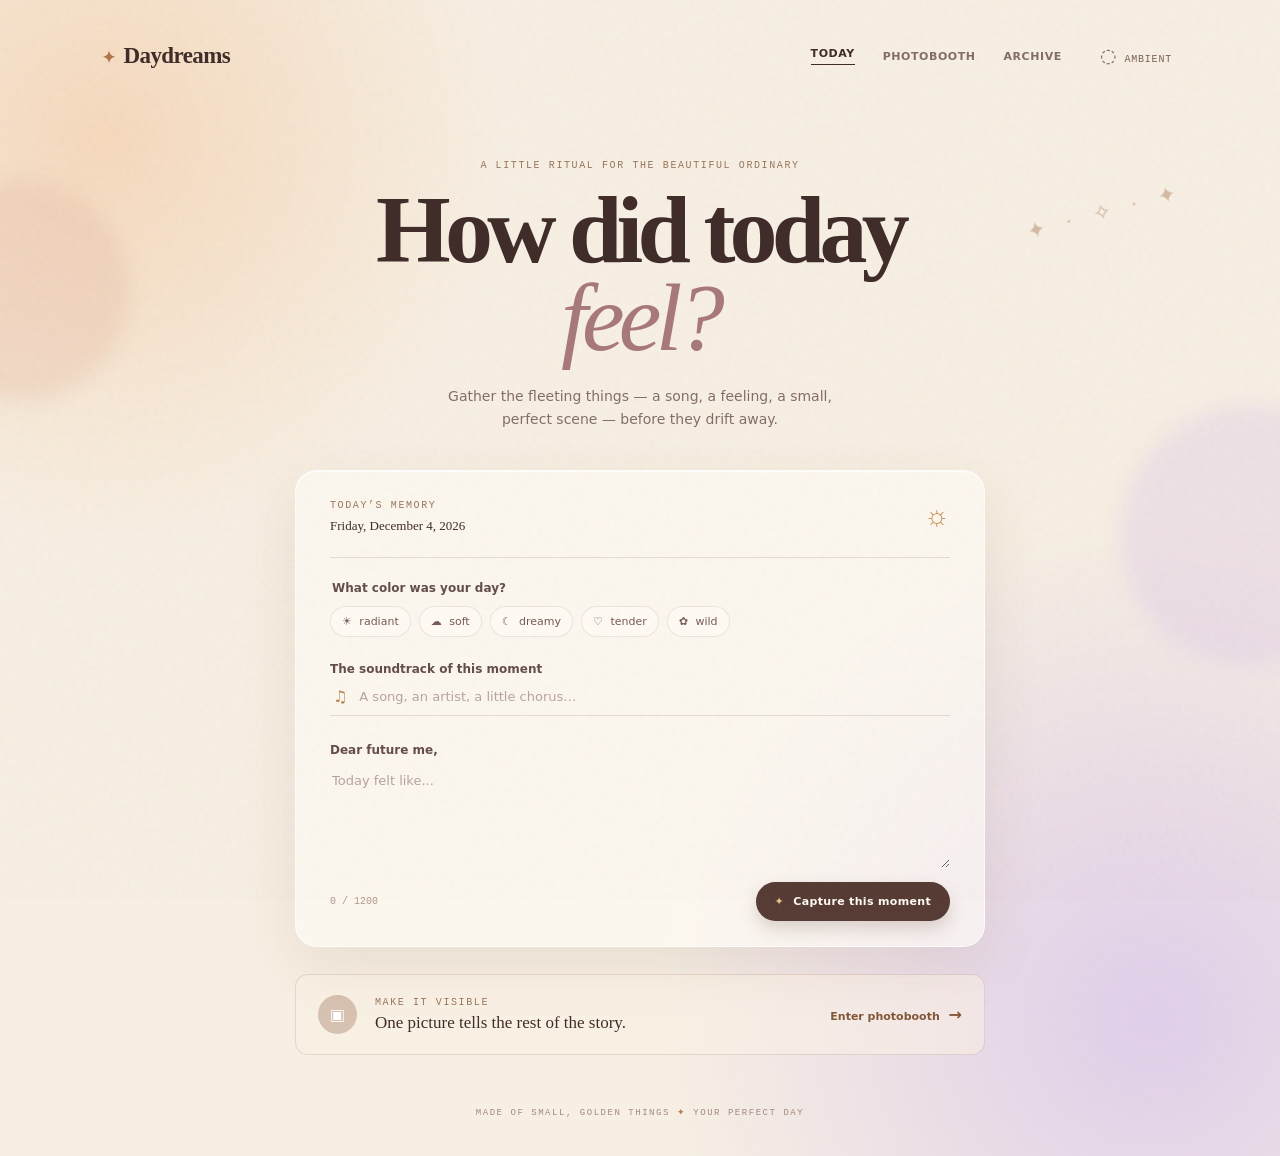
<file: index.html>
<!DOCTYPE html>
<html lang="en">
<head>
  <meta charset="UTF-8" /><meta name="viewport" content="width=device-width, initial-scale=1.0" />
  <meta name="theme-color" content="#efe3d0" /><title>Daydreams — Capture Your Perfect Day</title>
  <link rel="stylesheet" href="style.css" />
  <link rel="stylesheet" href="style-overrides.css" />
</head>
<body class="home-page">
  <div class="grain"></div><div class="orb orb-one"></div><div class="orb orb-two"></div><div class="floating-stars" aria-hidden="true">✦　·　✧　·　✦</div>
  <main class="shell fade-up">
    <nav class="topbar"><a class="brand" href="index.html"><span class="brand-spark">✦</span> Daydreams</a><div class="nav-links"><a class="active" href="index.html">Today</a><a href="photobooth.html">Photobooth</a><a href="archive.html">Archive <span class="archive-count"></span></a></div><button class="sound-toggle" aria-label="Toggle ambient sound" title="Toggle ambient sound">◌ <span>ambient</span></button></nav>
    <section class="hero"><p class="eyebrow">A little ritual for the beautiful ordinary</p><h1>How did today<br><em>feel?</em></h1><p class="hero-copy">Gather the fleeting things — a song, a feeling, a small, perfect scene — before they drift away.</p></section>
    <section class="journal-card" aria-label="Today's diary entry">
      <div class="journal-head"><div><p class="eyebrow">Today’s memory</p><p class="date-line" id="todayDate"></p></div><span class="sun-icon">☼</span></div>
      <div class="divider"></div>
      <fieldset class="mood-section"><legend>What color was your day?</legend><div class="moods" id="moodOptions"><button type="button" data-mood="radiant" data-emoji="☀️"><span>☀️</span> radiant</button><button type="button" data-mood="soft" data-emoji="☁️"><span>☁️</span> soft</button><button type="button" data-mood="dreamy" data-emoji="☾"><span>☾</span> dreamy</button><button type="button" data-mood="tender" data-emoji="♡"><span>♡</span> tender</button><button type="button" data-mood="wild" data-emoji="✿"><span>✿</span> wild</button></div></fieldset>
      <label class="field-label" for="song">The soundtrack of this moment</label><div class="song-field"><span>♫</span><input id="song" maxlength="100" placeholder="A song, an artist, a little chorus…" /></div>
      <label class="field-label" for="diary">Dear future me,</label><textarea id="diary" maxlength="1200" placeholder="Today felt like..."></textarea><div class="entry-foot"><span id="wordCount">0 / 1200</span><button class="capture-btn" id="captureEntry"><span>✦</span> Capture this moment</button></div>
    </section>
    <aside class="photo-prompt"><div class="prompt-icon">▣</div><div><p class="eyebrow">Make it visible</p><h2>One picture tells the rest of the story.</h2></div><a href="photobooth.html">Enter photobooth <span>→</span></a></aside>
    <p class="footer-note">MADE OF SMALL, GOLDEN THINGS <span>✦</span> YOUR PERFECT DAY</p>
  </main><div class="toast" id="toast" role="status"></div><script src="script.js"></script>
</body></html>
</file>
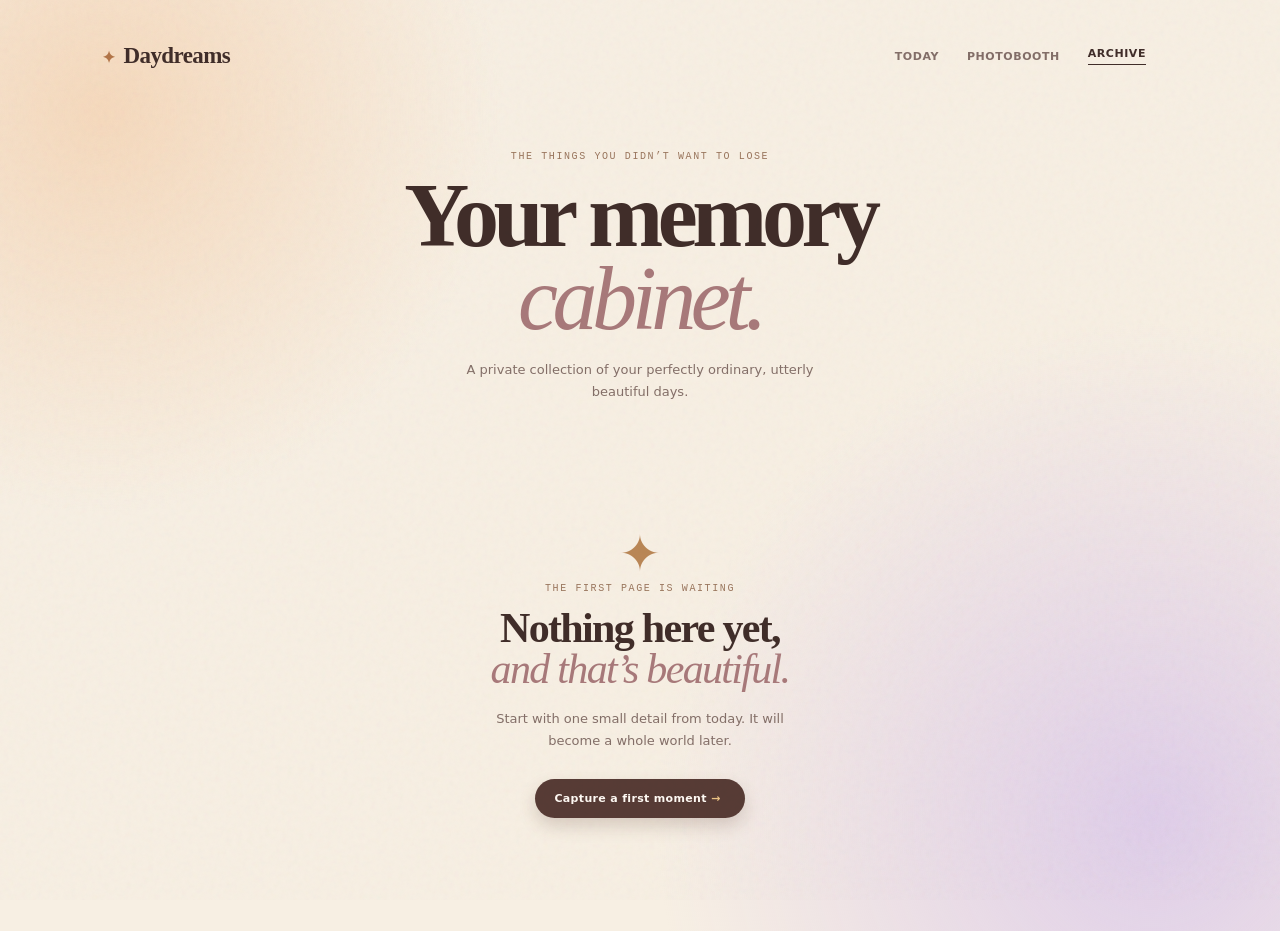
<file: archive.html>
<!DOCTYPE html><html lang="en"><head><meta charset="UTF-8"/><meta name="viewport" content="width=device-width,initial-scale=1.0"/><title>Memory Archive — Daydreams</title><link rel="stylesheet" href="style.css"/><link rel="stylesheet" href="style-overrides.css"/></head>
<body class="archive-page"><div class="grain"></div><div class="orb orb-three"></div><main class="shell fade-up"><nav class="topbar"><a class="brand" href="index.html"><span class="brand-spark">✦</span> Daydreams</a><div class="nav-links"><a href="index.html">Today</a><a href="photobooth.html">Photobooth</a><a class="active" href="archive.html">Archive <span class="archive-count"></span></a></div></nav><header class="archive-hero"><p class="eyebrow">THE THINGS YOU DIDN’T WANT TO LOSE</p><h1>Your memory<br><em>cabinet.</em></h1><p id="archiveDescription">A private collection of your perfectly ordinary, utterly beautiful days.</p></header><section id="memoryGrid" class="memory-grid"></section><section id="emptyArchive" class="empty-archive"><div class="empty-spark">✦</div><p class="eyebrow">THE FIRST PAGE IS WAITING</p><h2>Nothing here yet,<br><em>and that’s beautiful.</em></h2><p>Start with one small detail from today. It will become a whole world later.</p><a class="capture-btn" href="index.html">Capture a first moment <span>→</span></a></section></main><div class="memory-modal" id="memoryModal"><button class="modal-close" aria-label="Close">×</button><div id="modalContent"></div></div><script src="script.js"></script></body></html>
</file>
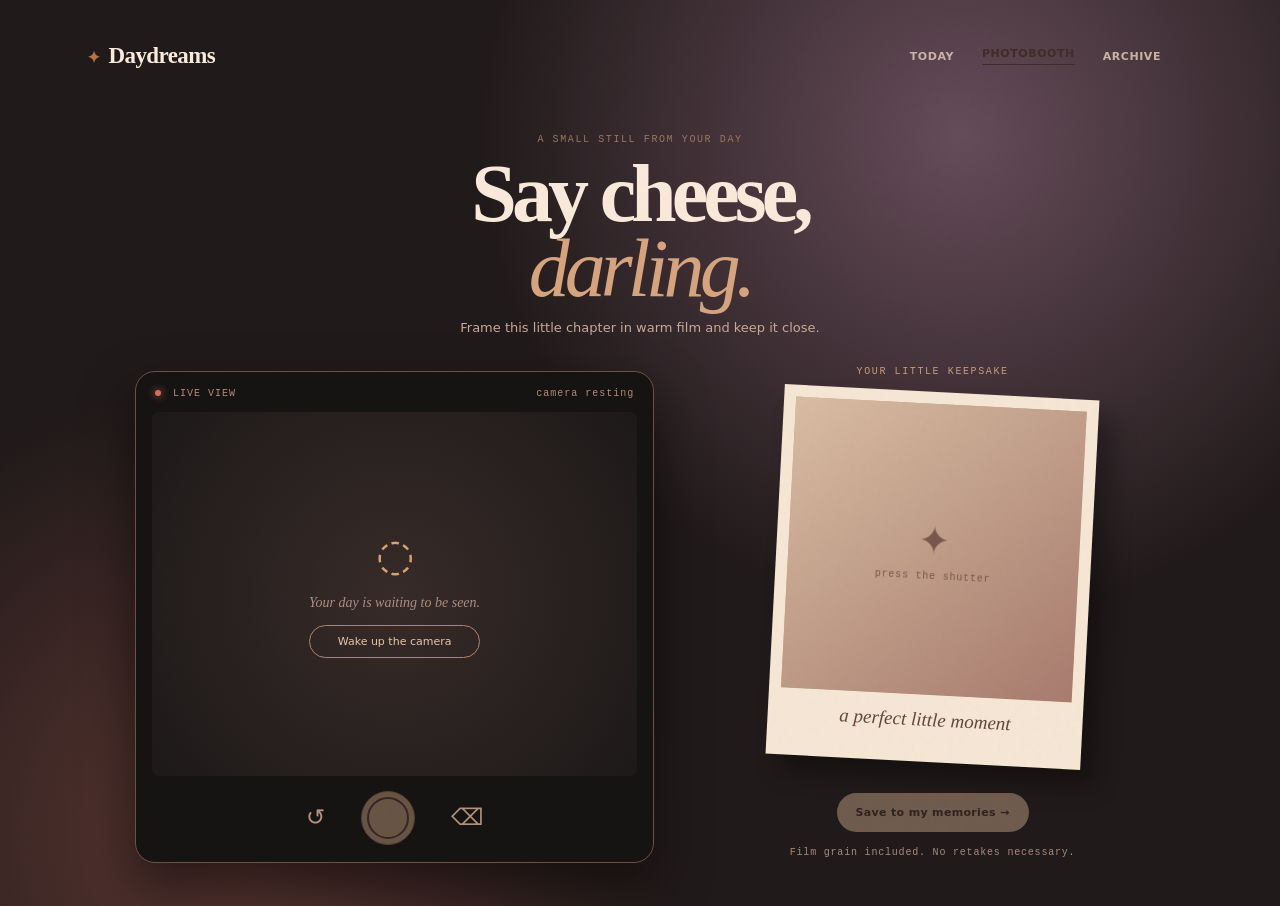
<file: photobooth.html>
<!DOCTYPE html><html lang="en"><head><meta charset="UTF-8"/><meta name="viewport" content="width=device-width,initial-scale=1.0"/><title>Photobooth — Daydreams</title><link rel="stylesheet" href="style.css"/><link rel="stylesheet" href="style-overrides.css"/></head>
<body class="booth-page"><div class="grain"></div><main class="shell fade-up"><nav class="topbar"><a class="brand light" href="index.html"><span class="brand-spark">✦</span> Daydreams</a><div class="nav-links light-links"><a href="index.html">Today</a><a class="active" href="photobooth.html">Photobooth</a><a href="archive.html">Archive <span class="archive-count"></span></a></div></nav><section class="booth-intro"><p class="eyebrow">A SMALL STILL FROM YOUR DAY</p><h1>Say cheese,<br><em>darling.</em></h1><p>Frame this little chapter in warm film and keep it close.</p></section><section class="camera-layout"><div class="camera-shell"><div class="camera-top"><span><i></i> LIVE VIEW</span><span id="cameraStatus">camera resting</span></div><div class="camera-stage"><video id="camera" autoplay playsinline muted></video><canvas id="photoCanvas"></canvas><div class="camera-empty" id="cameraEmpty"><span>◌</span><p>Your day is waiting to be seen.</p><button id="startCamera">Wake up the camera</button></div><div class="viewfinder"></div></div><div class="camera-controls"><button class="small-action" id="flipCamera" title="Switch camera">↺</button><button class="shutter" id="capturePhoto" disabled aria-label="Capture photo"><span></span></button><button class="small-action" id="clearPhoto" title="Clear photo">⌫</button></div></div><aside class="polaroid-wrap"><p class="eyebrow">YOUR LITTLE KEEPSAKE</p><div class="polaroid" id="polaroid"><div class="polaroid-image"><img id="photoOutput" alt="Your captured memory"/><div class="polaroid-placeholder">✦<small>press the shutter</small></div></div><div class="polaroid-caption" contenteditable="true" role="textbox" aria-label="Photo caption">a perfect little moment</div></div><button id="savePhoto" class="save-photo" disabled>Save to my memories <span>→</span></button><p class="booth-tip">Film grain included. No retakes necessary.</p></aside></section></main><div class="toast" id="toast" role="status"></div><script src="script.js"></script></body></html>
</file>
<file: style.css>
:root{--ink:#402d29;--muted:#846f68;--paper:#f7efe3;--cream:#fffaf1;--gold:#bd8a54;--line:rgba(91,62,50,.14);--serif:'Playfair Display',Georgia,serif;--sans:'Plus Jakarta Sans',sans-serif;--mono:'DM Mono',monospace}*{box-sizing:border-box}html{min-height:100%;background:#f7efe3}body{margin:0;min-height:100vh;color:var(--ink);font-family:var(--sans);background:radial-gradient(circle at 8% 12%,#f5d9bd 0,transparent 25rem),radial-gradient(circle at 90% 88%,#dfcee9 0,transparent 31rem),var(--paper);overflow-x:hidden}.grain{position:fixed;inset:0;opacity:.16;pointer-events:none;z-index:10;background-image:url("data:image/svg+xml,%3Csvg viewBox='0 0 180 180' xmlns='http://www.w3.org/2000/svg'%3E%3Cfilter id='n'%3E%3CfeTurbulence type='fractalNoise' baseFrequency='.9' numOctaves='4' stitchTiles='stitch'/%3E%3C/filter%3E%3Crect width='100%25' height='100%25' filter='url(%23n)' opacity='.28'/%3E%3C/svg%3E");mix-blend-mode:multiply}.shell{max-width:1160px;margin:auto;padding:25px 42px 38px;position:relative;z-index:1}.topbar{height:62px;display:flex;align-items:center;justify-content:space-between}.brand{font:600 23px var(--serif);color:var(--ink);text-decoration:none;letter-spacing:-.6px}.brand-spark{color:#b37548;font-size:16px;margin-right:4px}.nav-links{display:flex;gap:28px;align-items:center;margin-left:auto;margin-right:32px}.nav-links a{font-size:11px;font-weight:700;letter-spacing:.05em;text-transform:uppercase;text-decoration:none;color:#836e68;transition:.2s}.nav-links a:hover,.nav-links a.active{color:var(--ink)}.nav-links .active{border-bottom:1px solid var(--ink);padding-bottom:4px}.archive-count{font:10px var(--mono);background:#e4c6a2;border-radius:50%;padding:2px 5px;color:#684a3a}.sound-toggle{border:0;background:transparent;color:#7b6159;font:10px var(--mono);letter-spacing:.08em;text-transform:uppercase;cursor:pointer}.sound-toggle:first-letter{font-size:19px}.sound-toggle.playing{color:#9a613d}.eyebrow{font:500 10px var(--mono);letter-spacing:.16em;color:#9a765d;margin:0;text-transform:uppercase}.hero{text-align:center;max-width:650px;margin:73px auto 38px}.hero h1,.booth-intro h1,.archive-hero h1{font:600 clamp(58px,8vw,96px)/.92 var(--serif);letter-spacing:-.06em;margin:15px 0 22px}.hero h1 em,.booth-intro h1 em,.archive-hero h1 em,.empty-archive h2 em{font-weight:500;color:#a8797a}.hero-copy{max-width:400px;margin:auto;line-height:1.7;color:var(--muted);font-size:14px}.journal-card{max-width:690px;margin:auto;padding:29px 34px 25px;border-radius:22px;border:1px solid rgba(255,255,255,.75);background:rgba(255,252,246,.62);box-shadow:0 20px 55px rgba(105,72,48,.1),inset 0 1px rgba(255,255,255,.8);backdrop-filter:blur(16px)}.journal-head{display:flex;justify-content:space-between}.date-line{font:500 13px var(--serif);margin:7px 0 0}.sun-icon{font:28px var(--serif);color:#c28d4c}.divider{height:1px;background:var(--line);margin:23px 0}.mood-section{border:0;padding:0;margin:0 0 25px}.mood-section legend,.field-label{display:block;font-size:12px;font-weight:600;margin-bottom:11px;color:#644e49}.moods{display:flex;gap:8px;flex-wrap:wrap}.moods button{padding:8px 11px;border:1px solid rgba(109,77,64,.12);border-radius:30px;background:#fffaf3;color:#765b55;font:500 11px var(--sans);cursor:pointer;transition:.22s}.moods button span{margin-right:4px}.moods button:hover,.moods button.selected{background:#ead6bb;border-color:#b98958;color:#4d3832;box-shadow:0 4px 12px #cba77b44;transform:translateY(-1px)}.song-field{display:flex;align-items:center;gap:10px;border-bottom:1px solid var(--line);margin-bottom:27px;padding:0 3px 9px;color:#b88750}.song-field input,textarea{width:100%;border:0;background:transparent;font:13px var(--sans);outline:none;color:var(--ink)}input::placeholder,textarea::placeholder{color:#b8a49b}textarea{height:100px;resize:vertical;line-height:1.65}.entry-foot{display:flex;justify-content:space-between;align-items:center;margin-top:10px}.entry-foot>span{font:10px var(--mono);color:#b1988c}.capture-btn,.save-photo{border:0;border-radius:30px;padding:13px 19px;background:#573b35;color:#fffaf4;font:600 11px var(--sans);letter-spacing:.03em;cursor:pointer;box-shadow:0 8px 17px #593b3333;transition:.25s;text-decoration:none;display:inline-block}.capture-btn:hover,.save-photo:hover{transform:translateY(-2px) scale(1.015);box-shadow:0 12px 22px #593b3347}.capture-btn span{color:#ecc485;margin-right:5px}.photo-prompt{display:flex;align-items:center;gap:18px;max-width:690px;margin:27px auto 0;padding:20px 22px;border:1px solid var(--line);background:rgba(251,242,229,.52);border-radius:13px}.prompt-icon{height:39px;width:39px;border-radius:50%;display:grid;place-items:center;background:#d7c1b1;color:#fff}.photo-prompt h2{font:500 17px var(--serif);margin:5px 0 0}.photo-prompt a{margin-left:auto;white-space:nowrap;font-size:11px;color:#825637;text-decoration:none;font-weight:700}.photo-prompt a span{margin-left:5px;font-size:16px}.footer-note{text-align:center;margin:52px 0 0;font:9px var(--mono);letter-spacing:.17em;color:#a28a7e}.footer-note span{color:#b47e4a}.fade-up{animation:fadeUp .75s ease both}@keyframes fadeUp{from{opacity:0;transform:translateY(12px)}to{opacity:1;transform:none}}.orb{position:fixed;border-radius:50%;filter:blur(10px);opacity:.32;animation:drift 15s ease-in-out infinite alternate;pointer-events:none}.orb-one{width:220px;height:220px;background:#e5bba4;top:20%;left:-90px}.orb-two{width:260px;height:260px;background:#d9c5ea;right:-100px;top:45%;animation-delay:-5s}@keyframes drift{to{transform:translate(35px,-25px) scale(1.1)}}.floating-stars{position:fixed;right:8%;top:22%;font:22px var(--serif);color:#bb9778;opacity:.6;transform:rotate(-15deg)}.toast{position:fixed;z-index:30;left:50%;bottom:24px;transform:translate(-50%,20px);padding:12px 18px;border-radius:30px;background:#543934;color:#fff;font-size:12px;opacity:0;transition:.3s;pointer-events:none;box-shadow:0 8px 24px #33201f44}.toast.show{opacity:1;transform:translate(-50%,0)}
/* photobooth */.booth-page{background:radial-gradient(circle at 75% 15%,#664c59 0,transparent 30rem),radial-gradient(circle at 18% 92%,#5b3631 0,transparent 28rem),#211a1a;color:#f8eadd}.booth-page .shell{max-width:1190px}.light{color:#fbecdd}.light-links a{color:#cbb4a4}.light-links a:hover,.light-links .active{color:#fff0df}.booth-intro{text-align:center;margin:47px auto 31px}.booth-intro h1{font-size:clamp(53px,7vw,82px);margin:11px 0 13px;color:#faeadb}.booth-intro h1 em{color:#d7a47d}.booth-intro>p:last-child{font-size:13px;color:#c9aa9b}.camera-layout{display:grid;grid-template-columns:1.1fr .9fr;gap:66px;align-items:center;max-width:1010px;margin:auto}.camera-shell{background:#161313;border:1px solid #6e5047;border-radius:20px;padding:16px;box-shadow:0 25px 52px #0008}.camera-top{display:flex;justify-content:space-between;font:10px var(--mono);letter-spacing:.1em;color:#b48a77;padding:0 3px 13px}.camera-top i{display:inline-block;width:6px;height:6px;background:#d56f5d;border-radius:50%;box-shadow:0 0 8px #d56f5d;margin-right:5px}.camera-stage{position:relative;aspect-ratio:4/3;overflow:hidden;border-radius:8px;background:#29201f}.camera-stage video,.camera-stage canvas{width:100%;height:100%;object-fit:cover;filter:sepia(.28) saturate(.8) contrast(.95)}.camera-stage canvas{display:none}.camera-empty{position:absolute;inset:0;display:grid;place-content:center;text-align:center;color:#ad8e80;background:radial-gradient(circle,#372b29,#1d1919);z-index:2}.camera-empty span{font:44px var(--serif);color:#d6a471}.camera-empty p{font:14px var(--serif);font-style:italic}.camera-empty button{border:1px solid #b78360;background:transparent;color:#e8c7ab;border-radius:20px;padding:9px 15px;font:11px var(--sans);cursor:pointer}.viewfinder{position:absolute;inset:18px;border:1px solid #efd6bb42;pointer-events:none;z-index:1}.camera-controls{display:flex;align-items:center;justify-content:center;gap:30px;padding:15px 0 1px}.shutter{width:54px;height:54px;border-radius:50%;border:1px solid #b98368;background:#e1b78e;padding:5px;cursor:pointer;transition:.2s}.shutter:disabled{opacity:.4}.shutter:hover:not(:disabled){transform:scale(1.08)}.shutter span{display:block;width:100%;height:100%;border-radius:50%;border:2px solid #65433c}.small-action{background:transparent;border:0;color:#b6927e;font-size:23px;cursor:pointer}.polaroid-wrap{text-align:center}.polaroid-wrap>.eyebrow{color:#c89b79;margin-bottom:15px}.polaroid{width:min(100%,315px);background:#f6e7d5;padding:12px 12px 29px;margin:auto;box-shadow:15px 17px 24px #0005;transform:rotate(3deg);transition:.3s}.polaroid:hover{transform:rotate(0deg) translateY(-4px)}.polaroid-image{aspect-ratio:1;position:relative;background:#c5a897;overflow:hidden}.polaroid-image img{width:100%;height:100%;object-fit:cover;display:none;filter:sepia(.37) contrast(.9) saturate(.8)}.polaroid-placeholder{position:absolute;inset:0;display:grid;place-content:center;color:#79584b;font:39px var(--serif);background:linear-gradient(140deg,#d9bda4,#a87c6e)}.polaroid-placeholder small{font:10px var(--mono);letter-spacing:.08em;display:block;margin-top:8px}.polaroid-caption{color:#62473c;font:italic 19px var(--serif);outline:none;min-height:24px;margin-top:14px}.save-photo{margin-top:31px;background:#e3c09c;color:#47302c;box-shadow:none}.save-photo:disabled{opacity:.4;cursor:not-allowed}.booth-tip{font:10px var(--mono);letter-spacing:.08em;color:#ab8a7a;margin-top:15px}
/* archive */.archive-hero{text-align:center;margin:64px 0 47px}.archive-hero h1{font-size:clamp(55px,7.7vw,90px);margin:13px 0 18px}.archive-hero>p:last-child{max-width:390px;font-size:13px;line-height:1.7;margin:auto;color:var(--muted)}.memory-grid{display:grid;grid-template-columns:repeat(3,1fr);gap:23px;align-items:start}.memory-card{position:relative;border-radius:15px;padding:16px;background:rgba(255,250,242,.77);box-shadow:0 13px 30px #74554518;border:1px solid #fff;cursor:pointer;transition:.28s;overflow:hidden}.memory-card:hover{transform:translateY(-7px) rotate(0deg)!important;box-shadow:0 23px 38px #74554530}.memory-card:nth-child(3n+1){transform:rotate(-1.2deg)}.memory-card:nth-child(3n+2){transform:rotate(1.3deg)}.memory-card:nth-child(3n+3){transform:rotate(-.5deg)}.memory-photo{width:100%;aspect-ratio:1.15;object-fit:cover;border-radius:8px;filter:sepia(.18) saturate(.85)}.memory-card .memory-photo:only-child{margin-bottom:0}.memory-meta{display:flex;justify-content:space-between;align-items:center;font:10px var(--mono);letter-spacing:.06em;color:#9c7e6c;margin-top:15px}.memory-mood{font-size:18px}.memory-song{margin:11px 0 7px;font:italic 19px var(--serif);color:#6f4e43}.memory-text{font-size:12px;line-height:1.65;color:#816b63;margin:0;display:-webkit-box;-webkit-line-clamp:4;-webkit-box-orient:vertical;overflow:hidden}.memory-card.photo-only .memory-meta{margin-top:0;position:absolute;bottom:14px;right:16px;background:#fffbf1d9;padding:3px 7px;border-radius:10px}.empty-archive{display:none;text-align:center;max-width:470px;margin:20px auto;padding:55px 20px}.empty-spark{font:50px var(--serif);color:#ba8756}.empty-archive h2{font:600 42px/.98 var(--serif);letter-spacing:-.04em;margin:14px 0}.empty-archive p:not(.eyebrow){font-size:13px;color:var(--muted);line-height:1.7;margin:18px auto 27px;max-width:330px}.memory-modal{position:fixed;display:none;z-index:40;inset:0;background:#231a19cc;place-items:center;padding:25px;backdrop-filter:blur(7px)}.memory-modal.open{display:grid}.modal-close{position:absolute;right:28px;top:20px;border:0;background:transparent;color:white;font-size:33px;cursor:pointer}.modal-detail{max-width:730px;max-height:90vh;overflow:auto;background:#fbf2e6;border-radius:16px;padding:22px;display:grid;grid-template-columns:1fr 1fr;gap:26px;box-shadow:0 22px 60px #0006}.modal-detail img{width:100%;border-radius:8px;filter:sepia(.15)}.modal-detail h2{font:italic 27px var(--serif);margin:12px 0}.modal-detail .detail-date{font:10px var(--mono);color:#9c7e6c;letter-spacing:.08em}.modal-detail p{font-size:13px;line-height:1.75;color:#765f58}.modal-detail .detail-emoji{font-size:30px}
@media(max-width:720px){.shell{padding:18px 18px 30px}.topbar{height:48px}.nav-links{gap:13px;margin-right:0}.nav-links a{font-size:9px}.sound-toggle{display:none}.hero{margin:52px auto 27px}.journal-card{padding:24px 20px}.photo-prompt{padding:16px;gap:12px}.photo-prompt h2{font-size:15px}.photo-prompt a{font-size:10px}.camera-layout{grid-template-columns:1fr;gap:42px}.booth-intro{margin:34px auto 24px}.memory-grid{grid-template-columns:repeat(2,1fr);gap:14px}.memory-card{padding:11px}.memory-song{font-size:16px}.archive-hero{margin:48px 0 34px}.modal-detail{grid-template-columns:1fr;padding:17px;gap:15px}.modal-detail img{max-height:48vh;object-fit:cover}}@media(max-width:410px){.brand{font-size:20px}.nav-links{gap:9px}.nav-links a:nth-child(1){display:none}.hero h1{font-size:53px}.memory-grid{grid-template-columns:1fr 1fr}.memory-text{font-size:11px}.capture-btn{font-size:10px;padding:12px 14px}}
</file>
<file: style-overrides.css>
/* Offline-friendly font fallbacks: no remote assets are required. */
:root{
  --serif: Georgia, 'Times New Roman', serif;
  --sans: Inter, system-ui, -apple-system, 'Segoe UI', sans-serif;
  --mono: 'Courier New', monospace;
}
</file>
